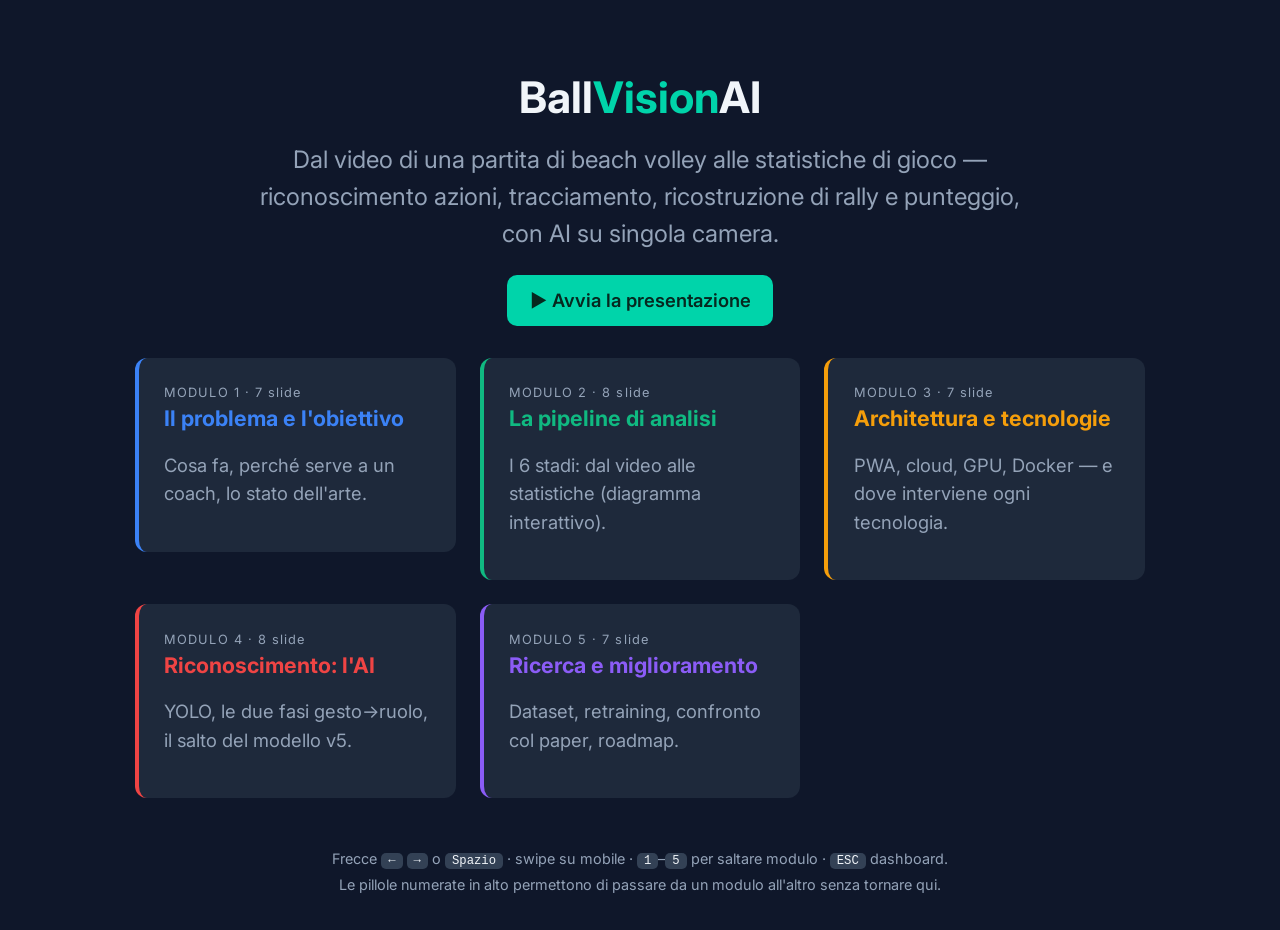
<file: index.html>
<!doctype html>
<html lang="it">
<head>
  <meta charset="utf-8"/>
  <meta name="viewport" content="width=device-width, initial-scale=1"/>
  <title>BallVisionAI — Presentazione del progetto</title>
  <link href="https://fonts.googleapis.com/css2?family=Inter:wght@300;400;500;600;700&display=swap" rel="stylesheet"/>
  <link rel="stylesheet" href="theme.css"/>
  <style>
    .hero { text-align: center; padding: clamp(2rem,6vw,4rem) var(--pad-slide) 1rem; }
    .hero .logo { font-size: var(--fs-hero); font-weight: 700; }
    .hero .logo span { color: var(--accent-teal); }
    .hero p { max-width: 760px; margin: 0.6rem auto 0; color: var(--text-secondary); font-size: var(--fs-lg); }
    .modules { padding: 1rem var(--pad-slide) 2rem; max-width: 1100px; margin: 0 auto; }
    .mcard { text-decoration: none; color: var(--text-primary); display: block; transition: transform .15s; }
    .mcard:hover { transform: translateY(-3px); }
    .mcard .n { font-size: .8rem; color: var(--text-secondary); letter-spacing: .08em; }
    .mcard h3 { margin: .2rem 0 .35rem; }
    .foot { text-align: center; color: var(--text-secondary); padding: 1rem 1.2rem 2rem; font-size: .9rem; line-height: 1.8; }
    .foot kbd { font-family: ui-monospace, monospace; background: var(--bg-tertiary); padding: 1px 7px; border-radius: 5px; font-size: .85em; color: var(--text-primary); }
    .cta { display: inline-block; margin-top: 1.4rem; background: var(--accent-teal); color: #06281f;
      font-weight: 600; text-decoration: none; padding: 0.7rem 1.4rem; border-radius: 10px; transition: transform .15s; }
    .cta:hover { transform: translateY(-2px); }
  </style>
</head>
<body>
  <div class="hero">
    <div class="logo">Ball<span>Vision</span>AI</div>
    <p>Dal video di una partita di beach volley alle statistiche di gioco — riconoscimento azioni,
       tracciamento, ricostruzione di rally e punteggio, con AI su singola camera.</p>
    <a href="modulo1.html" class="cta">▶ Avvia la presentazione</a>
  </div>

  <div class="modules">
    <div class="grid">
      <a class="mcard" href="modulo1.html"><div class="card" style="--accent: var(--accent-blue)">
        <div class="n">MODULO 1 · 7 slide</div><h3>Il problema e l'obiettivo</h3>
        <p class="muted">Cosa fa, perché serve a un coach, lo stato dell'arte.</p></div></a>

      <a class="mcard" href="modulo2.html"><div class="card" style="--accent: var(--accent-green)">
        <div class="n">MODULO 2 · 8 slide</div><h3>La pipeline di analisi</h3>
        <p class="muted">I 6 stadi: dal video alle statistiche (diagramma interattivo).</p></div></a>

      <a class="mcard" href="modulo3.html"><div class="card" style="--accent: var(--accent-orange)">
        <div class="n">MODULO 3 · 7 slide</div><h3>Architettura e tecnologie</h3>
        <p class="muted">PWA, cloud, GPU, Docker — e dove interviene ogni tecnologia.</p></div></a>

      <a class="mcard" href="modulo4.html"><div class="card" style="--accent: var(--accent-red)">
        <div class="n">MODULO 4 · 8 slide</div><h3>Riconoscimento: l'AI</h3>
        <p class="muted">YOLO, le due fasi gesto→ruolo, il salto del modello v5.</p></div></a>

      <a class="mcard" href="modulo5.html"><div class="card" style="--accent: var(--accent-purple)">
        <div class="n">MODULO 5 · 7 slide</div><h3>Ricerca e miglioramento</h3>
        <p class="muted">Dataset, retraining, confronto col paper, roadmap.</p></div></a>
    </div>
  </div>

  <div class="foot">Frecce <kbd>←</kbd> <kbd>→</kbd> o <kbd>Spazio</kbd> · swipe su mobile · <kbd>1</kbd>–<kbd>5</kbd> per saltare modulo · <kbd>ESC</kbd> dashboard.<br/>
    Le pillole numerate in alto permettono di passare da un modulo all'altro senza tornare qui.</div>
</body>
</html>
</file>
<file: theme.css>
/* BallVisionAI — presentazione interattiva. Design system standard (educational-presentation-skill). */
:root {
  --bg-primary: #0f172a;
  --bg-secondary: #1e293b;
  --bg-tertiary: #334155;
  --text-primary: #f1f5f9;
  --text-secondary: #94a3b8;
  --accent-blue: #3b82f6;
  --accent-green: #10b981;
  --accent-orange: #f59e0b;
  --accent-red: #ef4444;
  --accent-purple: #8b5cf6;
  --accent-cyan: #06b6d4;
  --accent-teal: #00d4aa;

  /* Tipografia/spaziatura responsive (LIM 2400x1600 → mobile) */
  --fs-base: clamp(0.9rem, 1.5vw, 1.15rem);
  --fs-lg: clamp(1.05rem, 2vw, 1.5rem);
  --fs-xl: clamp(1.3rem, 2.6vw, 2rem);
  --fs-hero: clamp(1.6rem, 3.4vw, 2.8rem);
  --pad-slide: clamp(1.2rem, 3.5vw, 3rem);
  --gap-grid: clamp(0.8rem, 2vw, 1.5rem);
}

* { box-sizing: border-box; }
body {
  font-family: 'Inter', system-ui, sans-serif;
  background: var(--bg-primary);
  color: var(--text-primary);
  margin: 0; padding: 0;
  font-size: var(--fs-base);
  line-height: 1.55;
}
h1, h2, h3 { line-height: 1.2; }
a { color: inherit; }
strong { color: var(--text-primary); }

/* Layout slide */
.app { height: 100vh; height: 100dvh; display: flex; flex-direction: column; overflow: hidden; }
.topbar {
  background: var(--bg-secondary); padding: 0.55rem clamp(0.7rem,3vw,1.6rem);
  display: flex; align-items: center; gap: 0.6rem;
  border-bottom: 1px solid var(--bg-tertiary); flex: 0 0 auto;
}
.topbar .home { color: var(--text-secondary); text-decoration: none; font-size: 1.35rem; line-height: 1; flex: 0 0 auto; }
.topbar .home:hover { color: var(--text-primary); }
.pills { flex: 1 1 auto; display: flex; gap: 0.4rem; justify-content: center; flex-wrap: wrap; }
.pill {
  display: inline-flex; align-items: center; justify-content: center;
  width: clamp(26px, 6vw, 34px); height: clamp(26px, 6vw, 34px);
  border-radius: 50%; background: var(--bg-tertiary); color: var(--text-secondary);
  text-decoration: none; font-weight: 600; font-size: clamp(0.78rem, 1.6vw, 0.95rem);
  border: 2px solid transparent; transition: transform .12s;
}
.pill:hover { transform: translateY(-2px); color: var(--text-primary); }
.pill.on { background: var(--accent); color: #fff; border-color: var(--accent); }
.topbar .count { color: var(--text-secondary); font-variant-numeric: tabular-nums; flex: 0 0 auto; }
.modtitle { text-align: center; color: var(--accent); font-weight: 600; letter-spacing: .02em;
  font-size: clamp(0.78rem, 1.6vw, 1rem); padding: 0.5rem 1rem 0; flex: 0 0 auto; }
.stage { flex: 1 1 auto; display: flex; align-items: safe center; justify-content: center;
  padding: var(--pad-slide); overflow-y: auto; -webkit-overflow-scrolling: touch; }
.slide { width: 100%; max-width: 1100px; }
.slide h2 { font-size: var(--fs-xl); margin: 0 0 1.2rem; }
.slide h3 { font-size: var(--fs-lg); margin: 1.2rem 0 0.6rem; }
.slide p { color: var(--text-secondary); }
.slide ul { line-height: 1.9; padding-left: 1.2rem; }
.slide li { margin-bottom: 0.35rem; }
.lead { font-size: var(--fs-lg); color: var(--text-primary); }
.muted { color: var(--text-secondary); }

/* Navigazione */
.nav { padding: 0.7rem clamp(0.7rem,3vw,1.6rem); display: flex; align-items: center;
  justify-content: space-between; gap: 0.8rem; flex: 0 0 auto; }
.nav .slidetitle { color: var(--text-secondary); font-size: var(--fs-base); text-align: center;
  flex: 1 1 auto; min-width: 0; overflow: hidden; text-overflow: ellipsis; white-space: nowrap; }
.btn { display: inline-flex; align-items: center; gap: .4rem; border: none; cursor: pointer;
  padding: 0.55rem 1.1rem; border-radius: 8px; font-size: var(--fs-base); font-family: inherit;
  white-space: nowrap; flex: 0 0 auto; }
.btn.ghost { background: var(--bg-secondary); color: var(--text-primary); }
.btn.primary { background: var(--accent); color: #fff; }
.btn:disabled { opacity: .35; cursor: default; }
.progress { height: 4px; background: var(--bg-tertiary); flex: 0 0 auto; }
.progress > div { height: 100%; background: var(--accent); transition: width .3s; }
.archrow { display: flex; flex-wrap: wrap; gap: .4rem; align-items: center; justify-content: center; }

/* Super-responsive: schermi piccoli */
@media (max-width: 560px) {
  .nav .slidetitle { display: none; }
  .slide h2 { margin-bottom: .8rem; }
  .stage { padding: 1rem 0.9rem; }
}
@media (max-width: 380px) {
  .pill { width: 24px; height: 24px; font-size: .72rem; border-width: 1px; }
  .topbar .count { font-size: .8rem; }
}

/* Componenti riutilizzabili */
.grid { display: grid; grid-template-columns: repeat(auto-fit, minmax(min(280px,100%),1fr)); gap: var(--gap-grid); }
.card { background: var(--bg-secondary); border-radius: 12px; padding: clamp(1rem,2.5vw,1.6rem);
  border-left: 4px solid var(--accent); }
.card h3 { margin: 0 0 .4rem; color: var(--accent); }
.box { background: var(--bg-secondary); border-radius: 12px; padding: clamp(1rem,2.5vw,1.6rem); }
.box.b-blue { border-left: 4px solid var(--accent-blue); }
.box.b-green { border-left: 4px solid var(--accent-green); }
.box.b-orange { border-left: 4px solid var(--accent-orange); }
.box.b-red { border-left: 4px solid var(--accent-red); }
.box.b-purple { border-left: 4px solid var(--accent-purple); }
.tag { display: inline-block; font-family: ui-monospace, monospace; font-size: .82em;
  background: var(--bg-tertiary); color: var(--accent-cyan); padding: 1px 8px; border-radius: 6px; }
.kbd { font-family: ui-monospace, monospace; background: var(--bg-tertiary); padding: 1px 6px; border-radius: 5px; font-size: .85em; }
.big-num { font-size: var(--fs-hero); font-weight: 700; color: var(--accent); }
.hint { color: var(--text-secondary); font-size: .9em; }
svg { max-width: 100%; height: auto; }
table { border-collapse: collapse; width: 100%; font-size: .95em; }
th, td { text-align: left; padding: .45rem .6rem; border-bottom: 1px solid var(--bg-tertiary); }
th { color: var(--text-secondary); font-weight: 600; }
</file>
